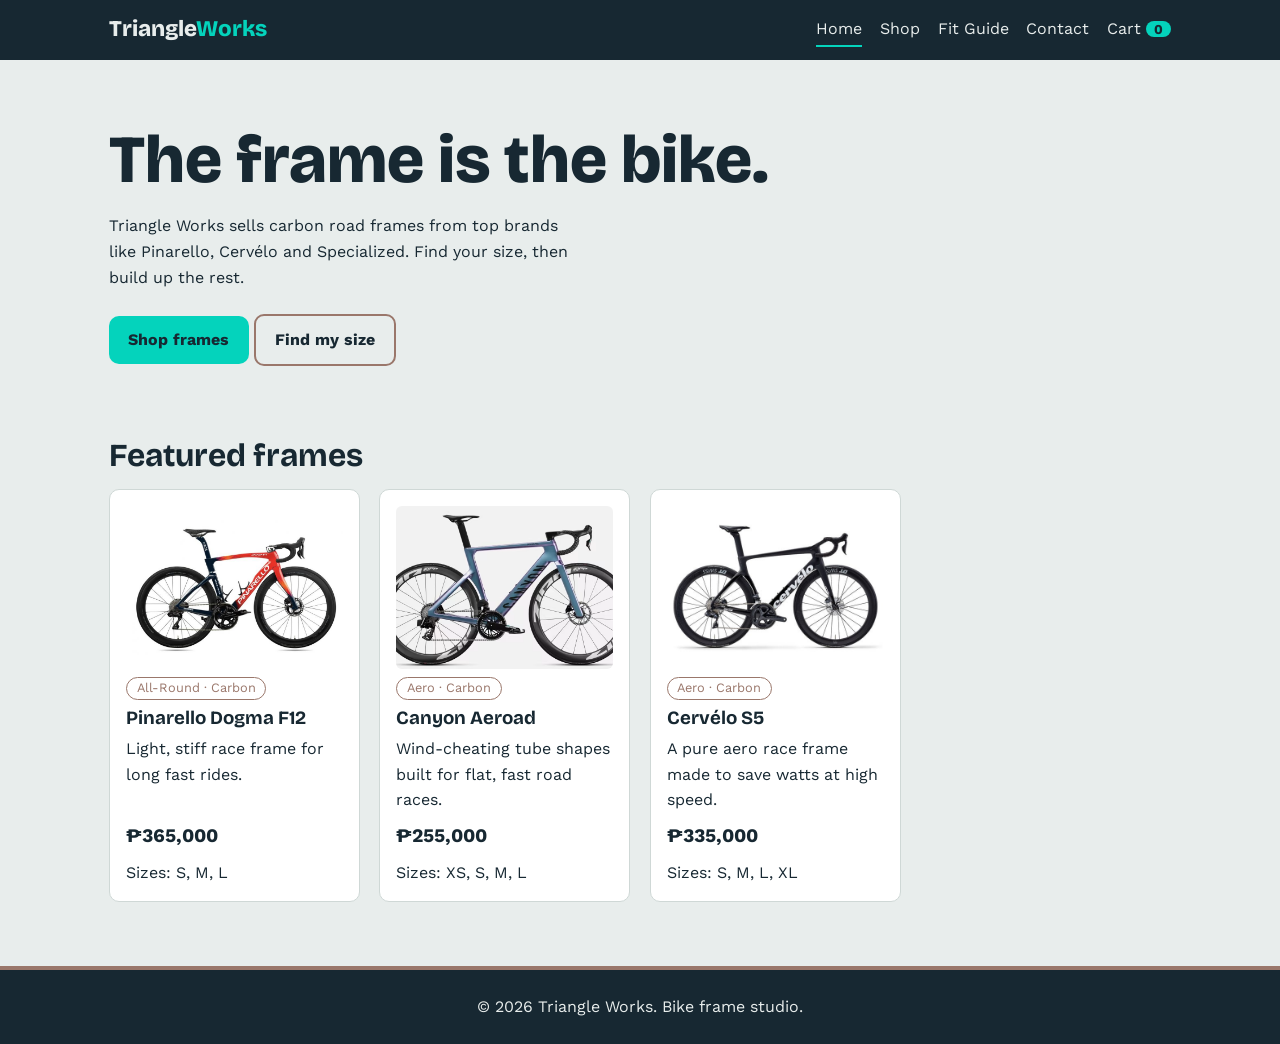
<file: index.html>
<!doctype html>
<html lang="en">
  <head>
    <meta charset="UTF-8" />
    <meta name="viewport" content="width=device-width,initial-scale=1" />
    <link rel="preconnect" href="https://fonts.googleapis.com" />
    <link
      href="https://fonts.googleapis.com/css2?family=Bricolage+Grotesque:wght@700;800&family=Work+Sans:wght@400;600;700&display=swap"
      rel="stylesheet"
    />
    <link rel="stylesheet" href="style.css" />
    <title>Home | Triangle Works</title>
  </head>
  <body data-page="index">
    <header id="site-header"></header>
    <main>
      <section class="hero">
        <div>
          <h1>The frame is the bike.</h1>
          <p>
            Triangle Works sells carbon road frames from top brands like
            Pinarello, Cervélo and Specialized. Find your size, then build up
            the rest.
          </p>
          <a class="btn" href="shop.html">Shop frames</a>
          <a class="btn alt" href="fit.html">Find my size</a>
        </div>
      </section>
      <h2>Featured frames</h2>
      <div class="grid" id="featured"></div>
    </main>
    <footer id="site-footer"></footer>
    <script src="script.js"></script>
  </body>
</html>
</file>
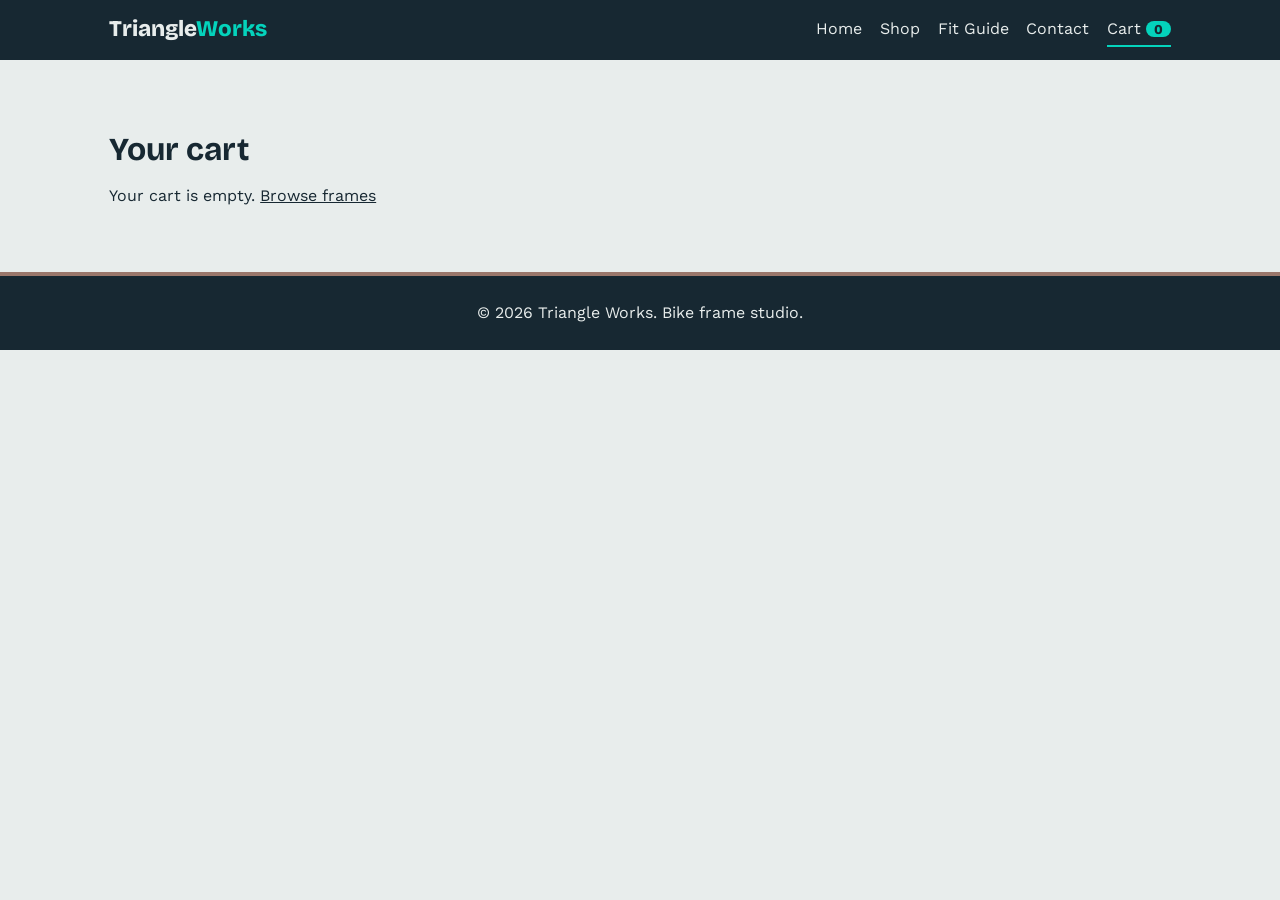
<file: cart.html>
<!doctype html>
<html lang="en">
  <head>
    <meta charset="UTF-8" />
    <meta name="viewport" content="width=device-width,initial-scale=1" />
    <link rel="preconnect" href="https://fonts.googleapis.com" />
    <link
      href="https://fonts.googleapis.com/css2?family=Bricolage+Grotesque:wght@700;800&family=Work+Sans:wght@400;600;700&display=swap"
      rel="stylesheet"
    />
    <link rel="stylesheet" href="style.css" />
    <title>Cart | Triangle Works</title>
  </head>
  <body data-page="cart">
    <header id="site-header"></header>
    <main>
      <h2>Your cart</h2>
      <div id="cart-area"></div>
    </main>
    <footer id="site-footer"></footer>
    <script src="script.js"></script>
  </body>
</html>
</file>
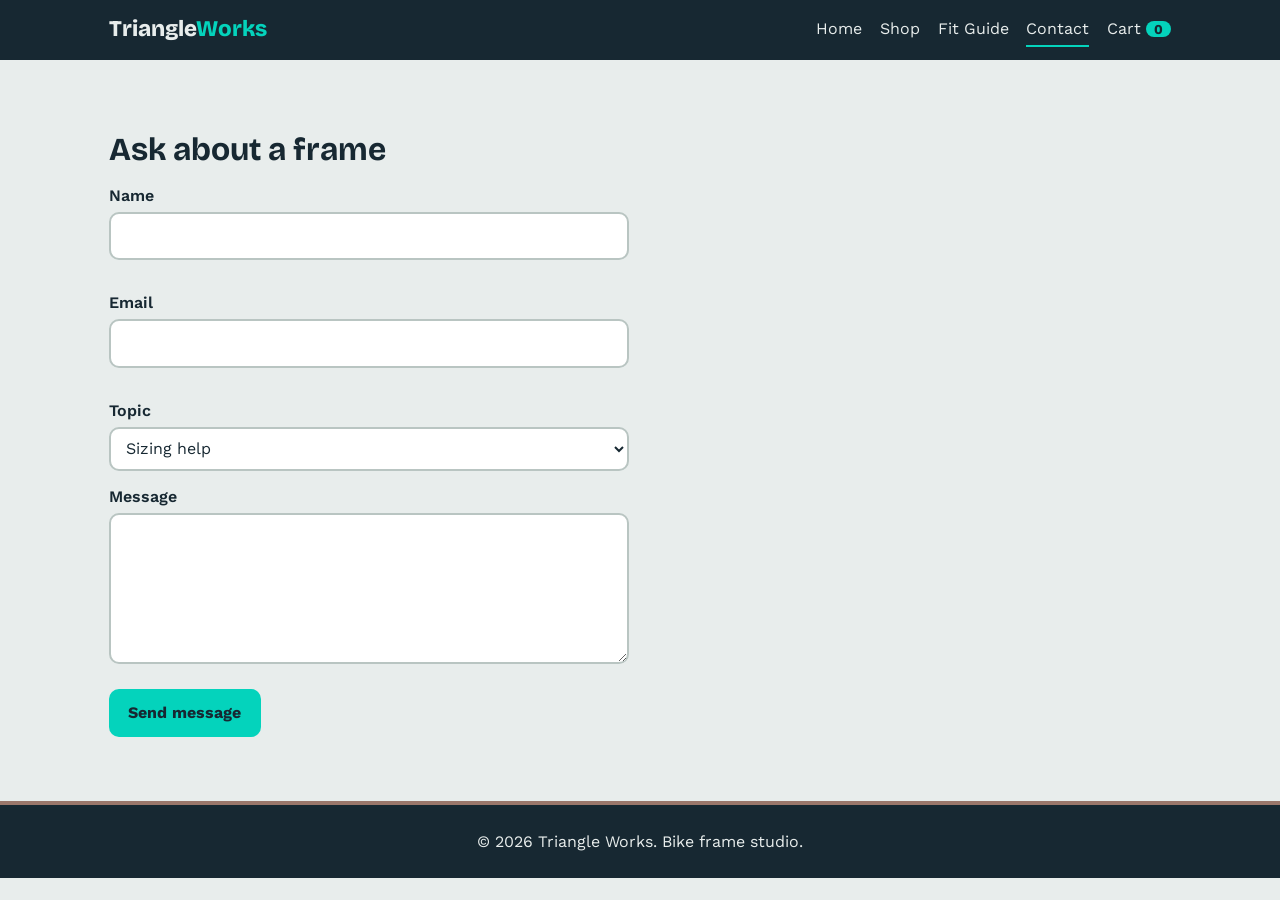
<file: contact.html>
<!doctype html>
<html lang="en">
  <head>
    <meta charset="UTF-8" />
    <meta name="viewport" content="width=device-width,initial-scale=1" />
    <link rel="preconnect" href="https://fonts.googleapis.com" />
    <link
      href="https://fonts.googleapis.com/css2?family=Bricolage+Grotesque:wght@700;800&family=Work+Sans:wght@400;600;700&display=swap"
      rel="stylesheet"
    />
    <link rel="stylesheet" href="style.css" />
    <title>Contact | Triangle Works</title>
  </head>
  <body data-page="contact">
    <header id="site-header"></header>
    <main>
      <h2>Ask about a frame</h2>
      <form id="contact-form" novalidate>
        <label for="name">Name</label>
        <input id="name" />
        <div class="err" id="name-err"></div>
        <label for="email">Email</label>
        <input id="email" type="email" />
        <div class="err" id="email-err"></div>
        <label for="topic">Topic</label>
        <select id="topic">
          <option>Sizing help</option>
          <option>Order question</option>
          <option>Custom frame</option>
        </select>
        <label for="message">Message</label>
        <textarea id="message" rows="5"></textarea>
        <div class="err" id="message-err"></div>
        <button class="btn" type="submit">Send message</button>
      </form>
      <div id="sent"></div>
    </main>
    <footer id="site-footer"></footer>
    <script src="script.js"></script>
  </body>
</html>
</file>
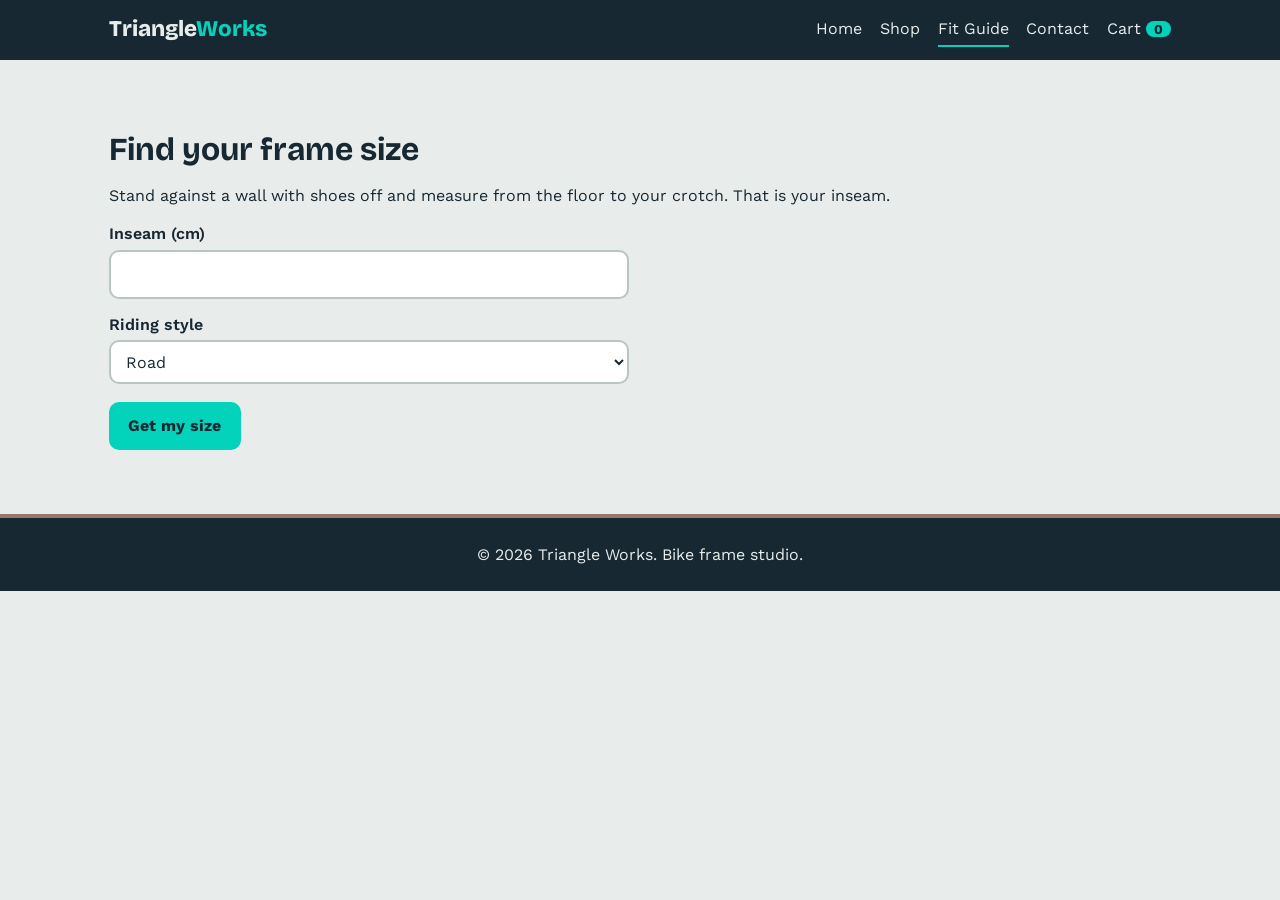
<file: fit.html>
<!doctype html>
<html lang="en">
  <head>
    <meta charset="UTF-8" />
    <meta name="viewport" content="width=device-width,initial-scale=1" />
    <link rel="preconnect" href="https://fonts.googleapis.com" />
    <link
      href="https://fonts.googleapis.com/css2?family=Bricolage+Grotesque:wght@700;800&family=Work+Sans:wght@400;600;700&display=swap"
      rel="stylesheet"
    />
    <link rel="stylesheet" href="style.css" />
    <title>Fit Guide | Triangle Works</title>
  </head>
  <body data-page="fit">
    <header id="site-header"></header>
    <main>
      <h2>Find your frame size</h2>
      <p>
        Stand against a wall with shoes off and measure from the floor to your
        crotch. That is your inseam.
      </p>
      <form id="fit-form" novalidate>
        <label for="inseam">Inseam (cm)</label>
        <input id="inseam" type="number" step="0.5" />
        <label for="ride">Riding style</label>
        <select id="ride">
          <option value="0.67">Road</option>
        </select>
        <div class="err" id="fit-err"></div>
        <button class="btn" type="submit">Get my size</button>
      </form>
      <div id="fit-out"></div>
    </main>
    <footer id="site-footer"></footer>
    <script src="script.js"></script>
  </body>
</html>
</file>
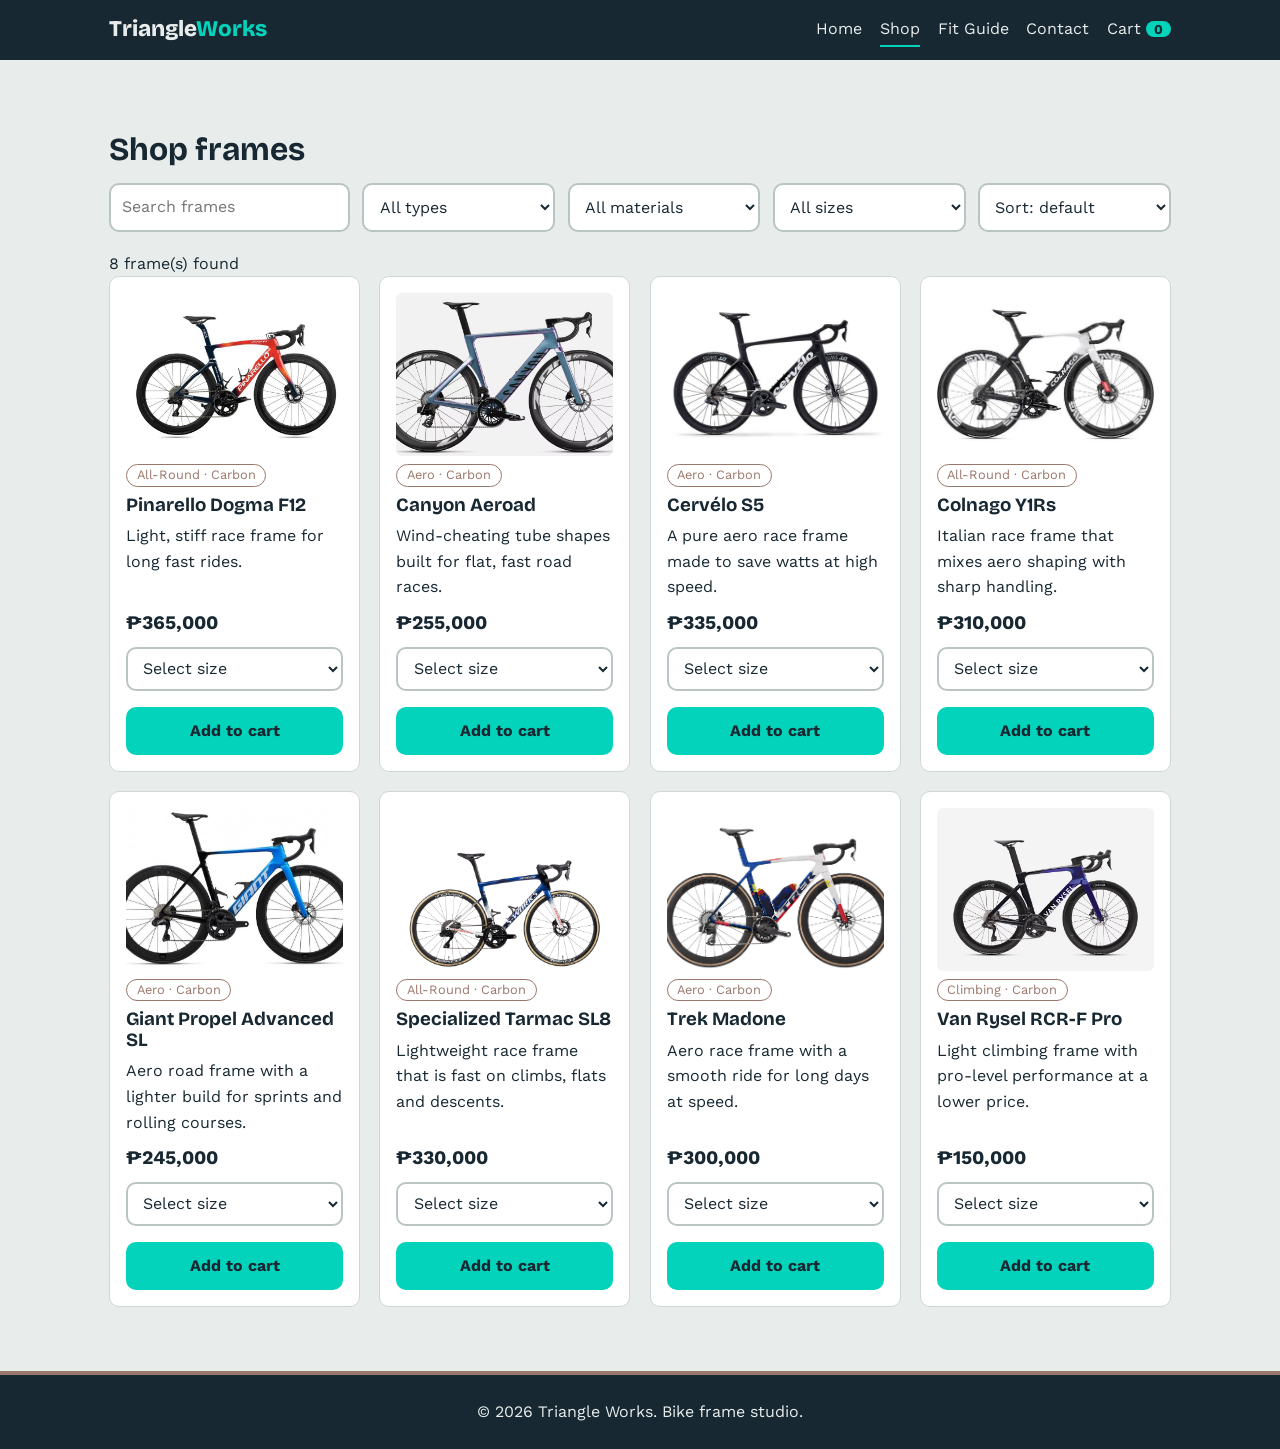
<file: shop.html>
<!doctype html>
<html lang="en">
  <head>
    <meta charset="UTF-8" />
    <meta name="viewport" content="width=device-width,initial-scale=1" />
    <link rel="preconnect" href="https://fonts.googleapis.com" />
    <link
      href="https://fonts.googleapis.com/css2?family=Bricolage+Grotesque:wght@700;800&family=Work+Sans:wght@400;600;700&display=swap"
      rel="stylesheet"
    />
    <link rel="stylesheet" href="style.css" />
    <title>Shop | Triangle Works</title>
  </head>
  <body data-page="shop">
    <header id="site-header"></header>
    <main>
      <h2>Shop frames</h2>
      <div class="tools">
        <input
          id="search"
          type="search"
          placeholder="Search frames"
          aria-label="Search"
        />
        <select id="type" aria-label="Type">
          <option value="">All types</option>
          <option>Aero</option>
          <option>All-Round</option>
          <option>Climbing</option>
        </select>
        <select id="material" aria-label="Material">
          <option value="">All materials</option>
          <option>Carbon</option>
        </select>
        <select id="size" aria-label="Size">
          <option value="">All sizes</option>
          <option>XS</option>
          <option>S</option>
          <option>M</option>
          <option>L</option>
          <option>XL</option>
        </select>
        <select id="sort" aria-label="Sort">
          <option value="">Sort: default</option>
          <option value="low">Price: low to high</option>
          <option value="high">Price: high to low</option>
        </select>
      </div>
      <p id="count"></p>
      <div class="grid" id="results"></div>
    </main>
    <footer id="site-footer"></footer>
    <script src="script.js"></script>
  </body>
</html>
</file>
<file: style.css>
:root {
  --teal: #04d3bc;
  --ink: #172832;
  --mist: #e8edec;
  --clay: #9a776b;
  --r: 10px;
}
* {
  box-sizing: border-box;
  margin: 0;
}
body {
  font:
    16px/1.6 "Work Sans",
    system-ui,
    sans-serif;
  background: var(--mist);
  color: var(--ink);
}
h1,
h2,
h3,
.logo {
  font-family: "Bricolage Grotesque", system-ui, sans-serif;
  line-height: 1.1;
}
a {
  color: inherit;
}
:focus-visible {
  outline: 3px solid var(--teal);
  outline-offset: 2px;
}
header {
  background: var(--ink);
  color: var(--mist);
  position: sticky;
  top: 0;
  z-index: 5;
}
.bar {
  max-width: 1100px;
  margin: auto;
  padding: 0.8rem 1.2rem;
  display: flex;
  align-items: center;
  justify-content: space-between;
  gap: 1rem;
  flex-wrap: wrap;
}
.logo {
  font-size: 1.4rem;
  font-weight: 800;
  text-decoration: none;
}
.logo span {
  color: var(--teal);
}
nav {
  display: flex;
  gap: 1.1rem;
  flex-wrap: wrap;
}
nav a {
  text-decoration: none;
  padding: 0.2rem 0;
  border-bottom: 2px solid transparent;
}
nav a:hover,
nav a.on {
  border-color: var(--teal);
}
.badge {
  background: var(--teal);
  color: var(--ink);
  border-radius: 99px;
  padding: 0 0.5rem;
  font-weight: 700;
  font-size: 0.85rem;
}
main {
  max-width: 1100px;
  margin: auto;
  padding: 2rem 1.2rem 4rem;
}
.hero {
  display: grid;
  grid-template-columns: 1fr;
  gap: 2rem;
  padding: 2rem 0;
}
.hero h1 {
  font-size: clamp(2.4rem, 6vw, 4.2rem);
  font-weight: 800;
}
.hero p {
  margin: 1rem 0 1.5rem;
  max-width: 46ch;
}
.btn {
  display: inline-block;
  background: var(--teal);
  color: var(--ink);
  border: 0;
  border-radius: var(--r);
  padding: 0.7rem 1.2rem;
  font: inherit;
  font-weight: 700;
  cursor: pointer;
  text-decoration: none;
}
.btn:hover {
  filter: brightness(0.92);
}
.btn.alt {
  background: transparent;
  border: 2px solid var(--clay);
}
h2 {
  font-size: 2rem;
  margin: 2.5rem 0 1rem;
}
.grid {
  display: grid;
  grid-template-columns: repeat(auto-fill, minmax(240px, 1fr));
  gap: 1.2rem;
}
.card {
  background: #fff;
  border: 1px solid #cfd8d6;
  border-radius: var(--r);
  padding: 1rem;
  display: flex;
  flex-direction: column;
  gap: 0.5rem;
}
.card img {
  width: 100%;
  aspect-ratio: 4/3;
  object-fit: cover;
  border-radius: 6px;
  background: var(--mist);
}
.card .tag {
  align-self: flex-start;
  border: 1px solid var(--clay);
  color: var(--clay);
  border-radius: 99px;
  padding: 0 0.6rem;
  font-size: 0.8rem;
}
.card .price {
  font-weight: 700;
  font-size: 1.2rem;
  margin-top: auto;
}
.tools {
  display: flex;
  gap: 0.8rem;
  flex-wrap: wrap;
  margin-bottom: 1.2rem;
}
input,
select,
textarea {
  font: inherit;
  padding: 0.6rem 0.7rem;
  border: 2px solid #b9c5c2;
  border-radius: var(--r);
  background: #fff;
  color: var(--ink);
  width: 100%;
}
.tools input,
.tools select {
  width: auto;
  flex: 1 1 160px;
}
label {
  font-weight: 600;
  display: block;
  margin: 0.8rem 0 0.2rem;
}
form {
  max-width: 520px;
}
.err {
  color: #a3332a;
  font-size: 0.9rem;
  min-height: 1.2em;
}
.ok {
  background: var(--teal);
  padding: 0.8rem 1rem;
  border-radius: var(--r);
  margin-top: 1rem;
  font-weight: 600;
}
.result {
  background: var(--ink);
  color: var(--mist);
  border-radius: var(--r);
  padding: 1.2rem;
  margin-top: 1rem;
  max-width: 520px;
}
.result strong {
  color: var(--teal);
  font-size: 1.6rem;
}
table {
  width: 100%;
  border-collapse: collapse;
  background: #fff;
  border-radius: var(--r);
  overflow: hidden;
}
th,
td {
  padding: 0.7rem;
  text-align: left;
  border-bottom: 1px solid #dde4e2;
}
th {
  background: var(--ink);
  color: var(--mist);
}
.tablewrap {
  overflow-x: auto;
}
.qty button {
  width: 2rem;
  height: 2rem;
  border: 1px solid var(--clay);
  background: #fff;
  border-radius: 6px;
  cursor: pointer;
}
.total {
  text-align: right;
  font-size: 1.4rem;
  font-weight: 700;
  margin: 1rem 0;
}
footer {
  background: var(--ink);
  color: var(--mist);
  text-align: center;
  padding: 1.5rem;
  border-top: 4px solid var(--clay);
}
@media (prefers-reduced-motion: no-preference) {
  .card {
    transition: transform 0.15s;
  }
  .card:hover {
    transform: translateY(-3px);
  }
}
.card .err {
  min-height: 0;
}
</file>
